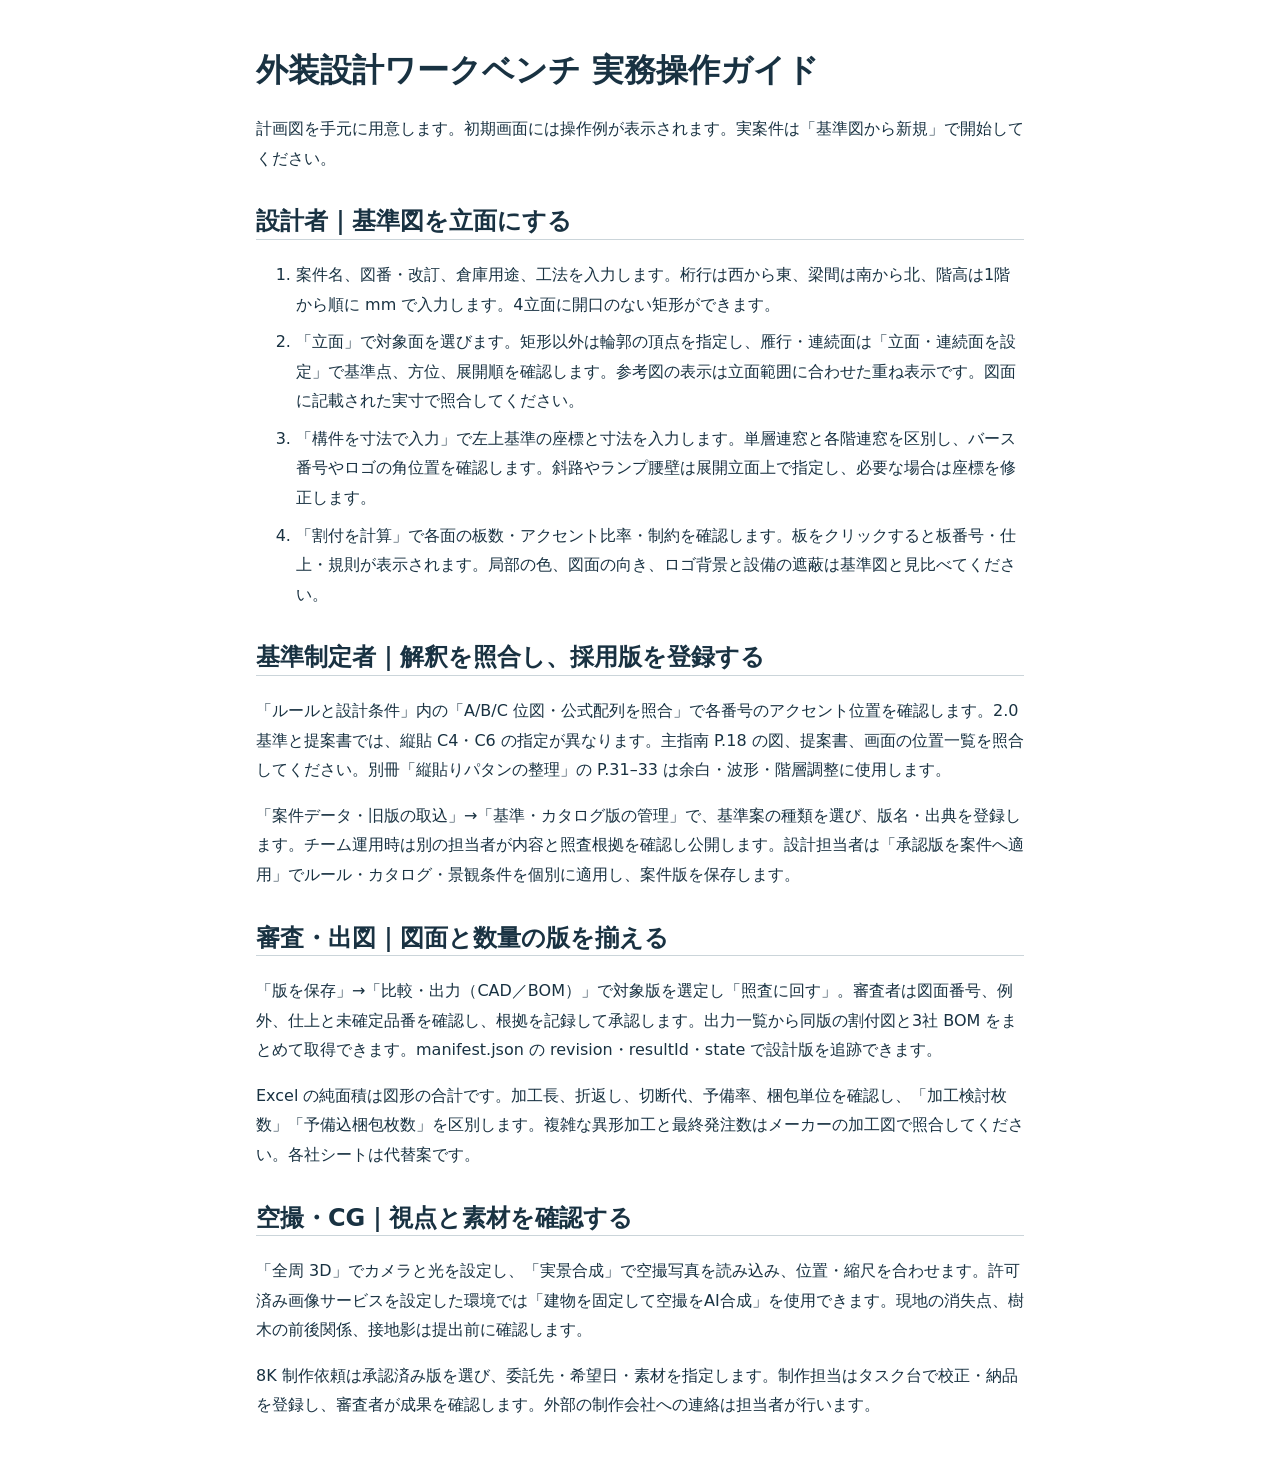
<file: web/field-guide.html>
<!doctype html><html lang="ja"><meta charset="utf-8"><meta name="viewport" content="width=device-width,initial-scale=1"><title>M.A.D.E. 実務操作ガイド</title><style>body{max-width:48rem;margin:3rem auto;padding:0 1.25rem;font:16px/1.85 system-ui;color:#193242}h1,h2{line-height:1.4}h2{margin-top:2rem;border-bottom:1px solid #cbd5da}li{margin:.5rem 0}a{color:#174b98}</style>
<h1>外装設計ワークベンチ 実務操作ガイド</h1><p>計画図を手元に用意します。初期画面には操作例が表示されます。実案件は「基準図から新規」で開始してください。</p>
<h2>設計者｜基準図を立面にする</h2><ol><li>案件名、図番・改訂、倉庫用途、工法を入力します。桁行は西から東、梁間は南から北、階高は1階から順に mm で入力します。4立面に開口のない矩形ができます。</li><li>「立面」で対象面を選びます。矩形以外は輪郭の頂点を指定し、雁行・連続面は「立面・連続面を設定」で基準点、方位、展開順を確認します。参考図の表示は立面範囲に合わせた重ね表示です。図面に記載された実寸で照合してください。</li><li>「構件を寸法で入力」で左上基準の座標と寸法を入力します。単層連窓と各階連窓を区別し、バース番号やロゴの角位置を確認します。斜路やランプ腰壁は展開立面上で指定し、必要な場合は座標を修正します。</li><li>「割付を計算」で各面の板数・アクセント比率・制約を確認します。板をクリックすると板番号・仕上・規則が表示されます。局部の色、図面の向き、ロゴ背景と設備の遮蔽は基準図と見比べてください。</li></ol>
<h2>基準制定者｜解釈を照合し、採用版を登録する</h2><p>「ルールと設計条件」内の「A/B/C 位図・公式配列を照合」で各番号のアクセント位置を確認します。2.0 基準と提案書では、縦貼 C4・C6 の指定が異なります。主指南 P.18 の図、提案書、画面の位置一覧を照合してください。別冊「縦貼りパタンの整理」の P.31–33 は余白・波形・階層調整に使用します。</p><p>「案件データ・旧版の取込」→「基準・カタログ版の管理」で、基準案の種類を選び、版名・出典を登録します。チーム運用時は別の担当者が内容と照査根拠を確認し公開します。設計担当者は「承認版を案件へ適用」でルール・カタログ・景観条件を個別に適用し、案件版を保存します。</p>
<h2>審査・出図｜図面と数量の版を揃える</h2><p>「版を保存」→「比較・出力（CAD／BOM）」で対象版を選定し「照査に回す」。審査者は図面番号、例外、仕上と未確定品番を確認し、根拠を記録して承認します。出力一覧から同版の割付図と3社 BOM をまとめて取得できます。manifest.json の revision・resultId・state で設計版を追跡できます。</p><p>Excel の純面積は図形の合計です。加工長、折返し、切断代、予備率、梱包単位を確認し、「加工検討枚数」「予備込梱包枚数」を区別します。複雑な異形加工と最終発注数はメーカーの加工図で照合してください。各社シートは代替案です。</p>
<h2>空撮・CG｜視点と素材を確認する</h2><p>「全周 3D」でカメラと光を設定し、「実景合成」で空撮写真を読み込み、位置・縮尺を合わせます。許可済み画像サービスを設定した環境では「建物を固定して空撮をAI合成」を使用できます。現地の消失点、樹木の前後関係、接地影は提出前に確認します。</p><p>8K 制作依頼は承認済み版を選び、委託先・希望日・素材を指定します。制作担当はタスク台で校正・納品を登録し、審査者が成果を確認します。外部の制作会社への連絡は担当者が行います。</p></html>
</file>
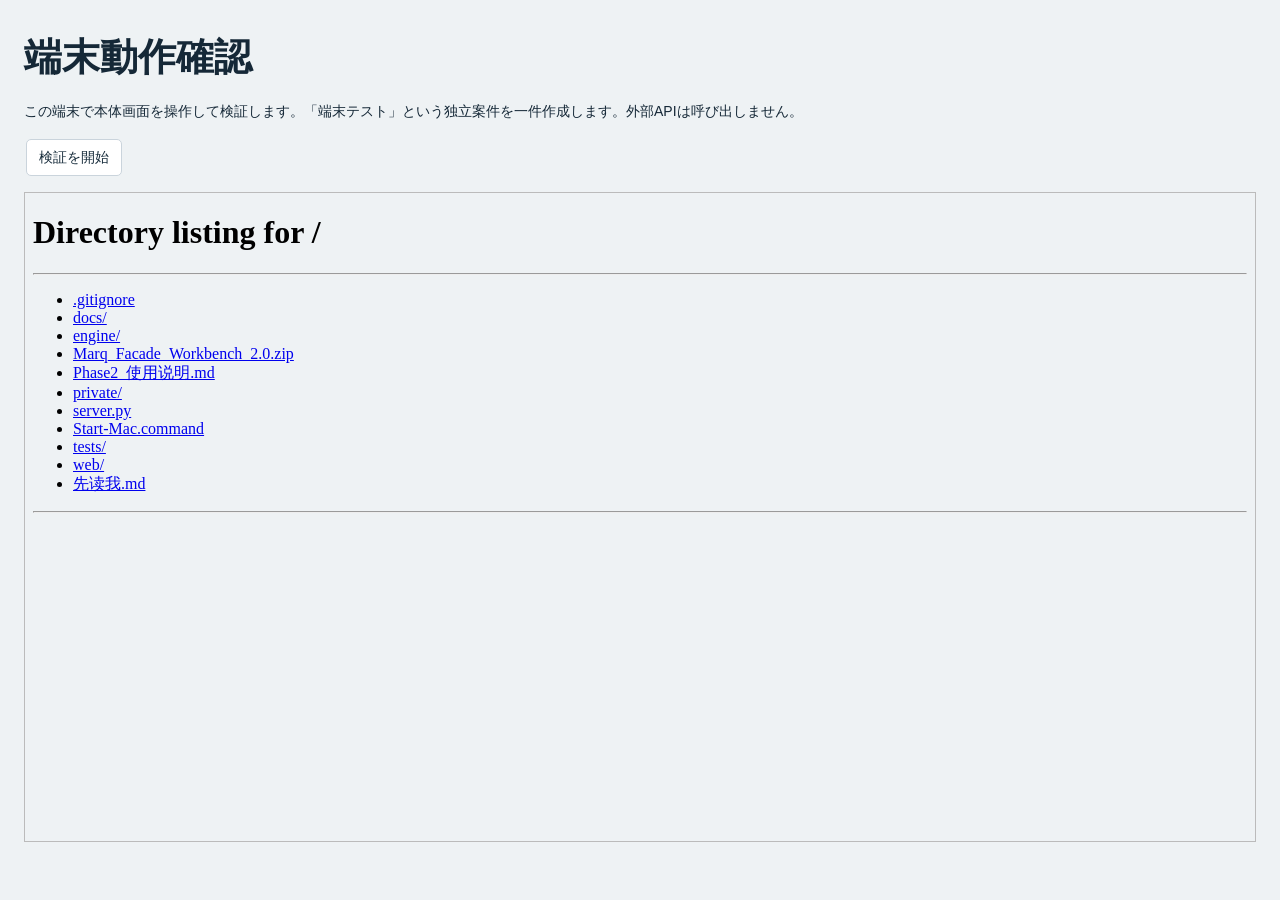
<file: web/selftest.html>
<!doctype html><html lang="ja"><meta charset="utf-8"><title>Marq｜端末動作確認</title><link rel="stylesheet" href="style.css"><main style="display:block;padding:24px"><h1>端末動作確認</h1><p>この端末で本体画面を操作して検証します。「端末テスト」という独立案件を一件作成します。外部APIは呼び出しません。</p><button id="run">検証を開始</button><pre id="out"></pre><iframe title="検証対象" src="/" style="width:100%;height:650px;border:1px solid #bbb"></iframe></main><script type="module">
const log=document.querySelector('#out'),frame=document.querySelector('iframe'),wait=t=>new Promise(r=>setTimeout(r,t));
const until=async(fn,ms=30000)=>{const end=Date.now()+ms;while(!fn()){if(Date.now()>end)throw Error('timeout');await wait(100)}};
document.querySelector('#run').onclick=async e=>{e.target.disabled=true;log.textContent=navigator.userAgent+'\n';const doc=frame.contentDocument,q=s=>doc.querySelector(s),ok=s=>log.textContent+='PASS '+s+'\n';
try{
await until(()=>q('#metric strong'));ok('初期の排板');q('#name').value='端末テスト '+new Date().toISOString();q('#name').dispatchEvent(new Event('change'));
q('#mode').value='wave';q('#calc').click();await until(()=>q('#metric strong').textContent==='C');ok('縦貼ソルバー');
q('[data-view=scene]').click();await until(()=>q('#viewport canvas'));ok('3D キャンバス');q('#az').value='125';q('#az').dispatchEvent(new Event('input'));ok('方向光入力');
q('#save').click();await until(()=>q('#version').textContent.includes('draft'));ok('版を保存');q('[data-view=review]').click();
for(const kind of ['glb','xlsx','dxf']){q('[data-export='+kind+']').click();await until(()=>q('#jobs').textContent.includes(kind.toUpperCase()+' · r1 · ready'));ok(kind+' ジョブ')}
log.textContent+='完了。GPU表示と色の目視確認は下の画面で行ってください。';
}catch(err){log.textContent+='未完了 '+err.message+' '+q('#status')?.textContent}finally{e.target.disabled=false}};
</script></html>
</file>
<file: web/style.css>
*{box-sizing:border-box}body{margin:0;background:#eef2f4;color:#152837;font:14px/1.55 -apple-system,BlinkMacSystemFont,"Hiragino Sans",sans-serif}header{background:#102a3e;color:white;display:flex;align-items:center;gap:26px;padding:15px 4%;border-bottom:3px solid #365dfe}header strong{font:700 28px Arial;letter-spacing:-1.5px}header strong span{font-size:16px;letter-spacing:0;color:#b3cbdc}header div{margin-left:auto}button,select,input,textarea{font:inherit;color:inherit}button{cursor:pointer;border:1px solid #cad4dc;background:white;color:#172c3b;border-radius:5px;padding:7px 12px;margin:2px}button:hover,button.active{background:#e2eafa;border-color:#7e99d5}button:disabled{opacity:.45;cursor:wait}.ink,.blue{background:#17364b;color:white}.blue{background:#264de9;width:100%;margin:14px 0}main{display:grid;grid-template-columns:minmax(245px,290px) 1fr;max-width:1800px;margin:auto}aside{background:#fcfcfc;padding:24px 20px;min-height:92vh;border-right:1px solid #d2dbe0}input:not([type=checkbox]),select,textarea{border:1px solid #c7d1d8;border-radius:4px;background:white;padding:6px;width:100%}label{display:block;margin:8px 0 2px;font-size:12px;color:#405565}.check{display:flex;align-items:center;gap:6px}.pair{display:flex;gap:4px}small{font:600 10px/1.2 monospace;letter-spacing:2px;color:#4d6679}details{border-top:1px solid #d6dfe4;padding:10px 0}summary{cursor:pointer;font-weight:600}.work{min-width:0;padding:25px clamp(12px,3vw,48px)}.headline,nav,.tools{display:flex;align-items:center;gap:7px;flex-wrap:wrap}.headline{justify-content:space-between}h1{font-size:clamp(24px,3vw,38px);margin:4px 0 12px}h2{font-size:16px}.headline span{font:12px monospace}nav{border-bottom:1px solid #c8d2da;padding-bottom:8px}.page{margin:16px 0;background:#fff;padding:12px;border:1px solid #d7e0e6;border-radius:7px}.tools select{width:auto}.tools label{max-width:150px}.tools{margin:6px 0}canvas{max-width:100%;display:block}#plan,#composition{background:#e6ecef;width:100%;touch-action:none}#viewport{height:clamp(320px,42vw,610px);background:#dce5eb;position:relative}#viewport canvas{width:100%;height:100%;touch-action:none}output{white-space:pre-line;display:block;font-size:13px;margin:8px}#metric{display:flex;flex-wrap:wrap;gap:10px}#metric div,.explain{border:1px solid #d5dfe4;background:#fff;border-radius:5px;padding:12px 16px}#metric strong{font-size:19px;display:block}.explain{margin-top:12px}.explain h2,.explain p{margin:0 0 5px}#status{padding:10px 0;color:#204979;white-space:pre-line}dialog{border:1px solid #bccbd5;border-radius:8px;max-width:min(740px,95vw);width:640px}dialog textarea{min-height:230px;font:12px monospace}dialog::backdrop{background:#10233388}pre{white-space:pre-wrap;overflow-wrap:anywhere}button:focus-visible{outline:3px solid #6b8cff}@media(max-width:740px){main{grid-template-columns:1fr}aside{min-height:auto}header{gap:8px}header>span{display:none}}

.master-table{width:100%;border-collapse:collapse;margin:12px 0}.master-table td,.master-table th{text-align:left;border-bottom:1px solid #ced8dd;padding:5px;font-size:13px}dialog{max-height:85vh;overflow:auto}

#density[hidden]{display:none}
#pilotExportScope[hidden]{display:none}
</file>
